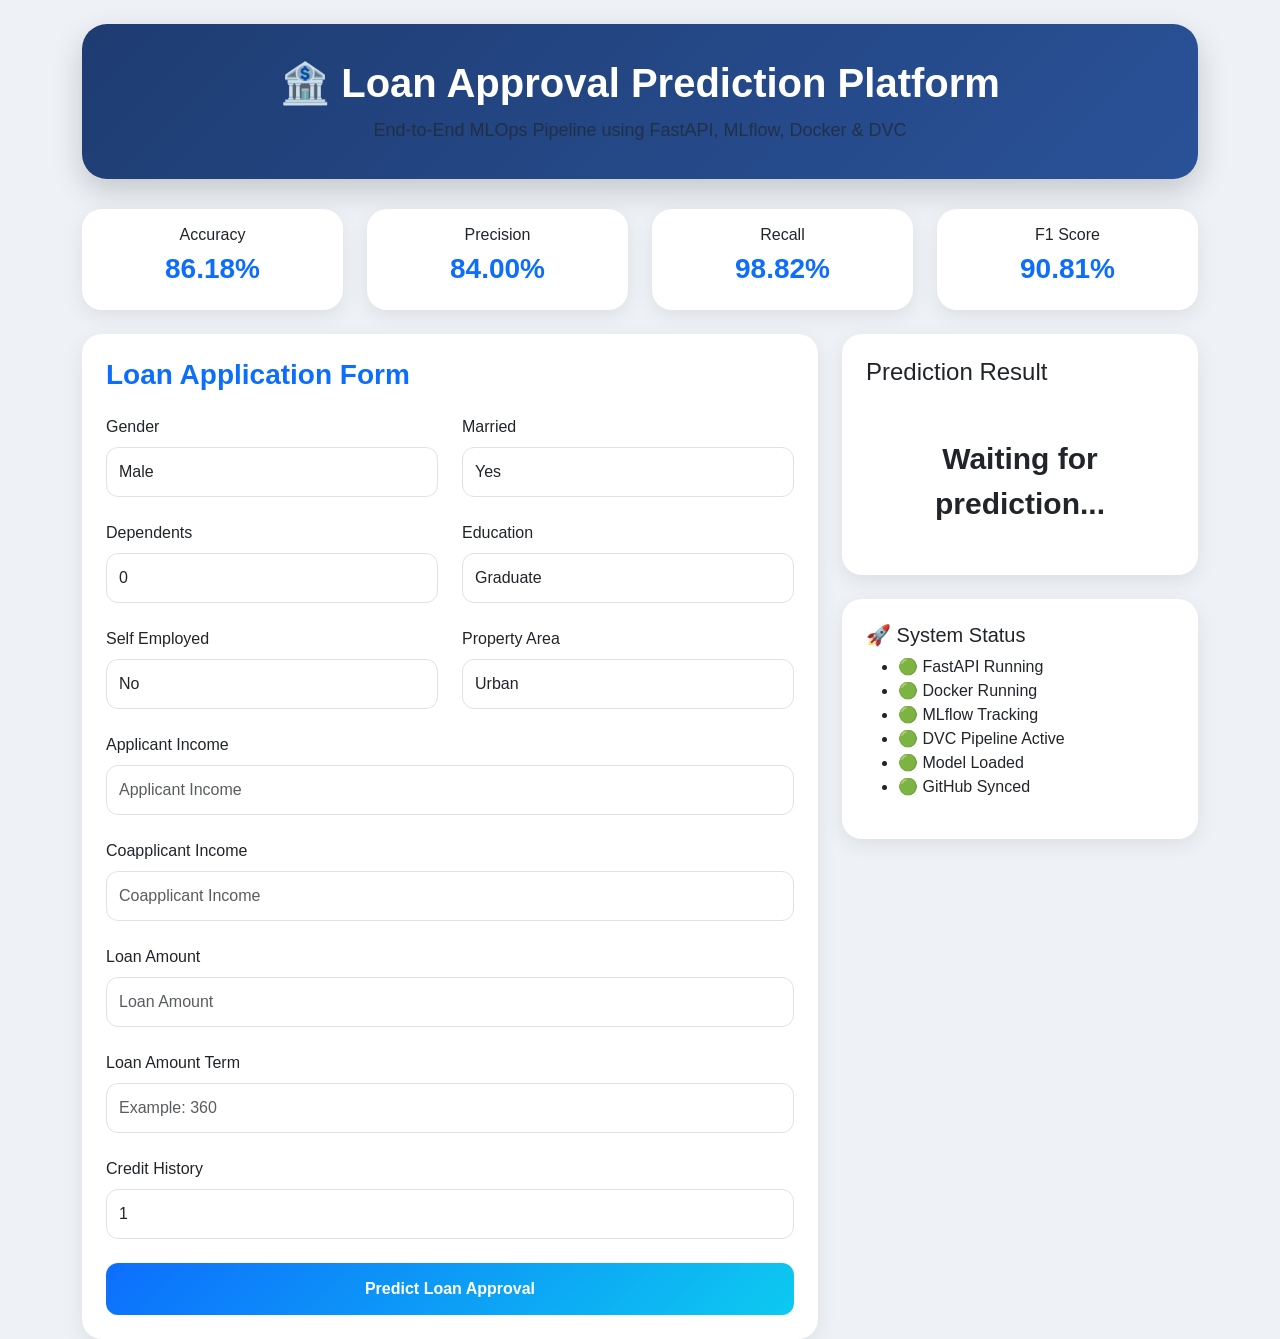
<file: templates/index.html>
<!DOCTYPE html>
<html lang="en">

<head>

    <meta charset="UTF-8">

    <meta
        name="viewport"
        content="width=device-width, initial-scale=1.0"
    >

    <title>
        Loan Approval Prediction Platform
    </title>

    <link
        href="https://cdn.jsdelivr.net/npm/bootstrap@5.3.3/dist/css/bootstrap.min.css"
        rel="stylesheet"
    >

    <link
        rel="stylesheet"
        href="/static/style.css"
    >

</head>

<body>

<div class="container mt-4">

    <!-- HERO SECTION -->

    <div class="hero-card text-center">

        <h1>
            🏦 Loan Approval Prediction Platform
        </h1>

        <p class="text-muted mb-0">
            End-to-End MLOps Pipeline using FastAPI, MLflow, Docker & DVC
        </p>

    </div>

    <!-- KPI CARDS -->

    <div class="row mb-4">

        <div class="col-md-3">

            <div class="card text-center p-3">

                <h6>Accuracy</h6>

                <h3>86.18%</h3>

            </div>

        </div>

        <div class="col-md-3">

            <div class="card text-center p-3">

                <h6>Precision</h6>

                <h3>84.00%</h3>

            </div>

        </div>

        <div class="col-md-3">

            <div class="card text-center p-3">

                <h6>Recall</h6>

                <h3>98.82%</h3>

            </div>

        </div>

        <div class="col-md-3">

            <div class="card text-center p-3">

                <h6>F1 Score</h6>

                <h3>90.81%</h3>

            </div>

        </div>

    </div>

    <div class="row">

        <!-- FORM SECTION -->

        <div class="col-lg-8">

            <div class="card p-4">

                <h3 class="mb-4">
                    Loan Application Form
                </h3>

                <form id="loanForm">

                    <!-- Row 1 -->

                    <div class="row">

                        <div class="col-md-6">

                            <label class="form-label">
                                Gender
                            </label>

                            <select
                                id="Gender"
                                class="form-control"
                            >
                                <option>Male</option>
                                <option>Female</option>
                            </select>

                        </div>

                        <div class="col-md-6">

                            <label class="form-label">
                                Married
                            </label>

                            <select
                                id="Married"
                                class="form-control"
                            >
                                <option>Yes</option>
                                <option>No</option>
                            </select>

                        </div>

                    </div>

                    <br>

                    <!-- Row 2 -->

                    <div class="row">

                        <div class="col-md-6">

                            <label class="form-label">
                                Dependents
                            </label>

                            <select
                                id="Dependents"
                                class="form-control"
                            >
                                <option>0</option>
                                <option>1</option>
                                <option>2</option>
                                <option>3+</option>
                            </select>

                        </div>

                        <div class="col-md-6">

                            <label class="form-label">
                                Education
                            </label>

                            <select
                                id="Education"
                                class="form-control"
                            >
                                <option>Graduate</option>
                                <option>Not Graduate</option>
                            </select>

                        </div>

                    </div>

                    <br>

                    <!-- Row 3 -->

                    <div class="row">

                        <div class="col-md-6">

                            <label class="form-label">
                                Self Employed
                            </label>

                            <select
                                id="Self_Employed"
                                class="form-control"
                            >
                                <option>No</option>
                                <option>Yes</option>
                            </select>

                        </div>

                        <div class="col-md-6">

                            <label class="form-label">
                                Property Area
                            </label>

                            <select
                                id="Property_Area"
                                class="form-control"
                            >
                                <option>Urban</option>
                                <option>Semiurban</option>
                                <option>Rural</option>
                            </select>

                        </div>

                    </div>

                    <br>

                    <label class="form-label">
                        Applicant Income
                    </label>

                    <input
                        type="number"
                        id="ApplicantIncome"
                        class="form-control"
                        placeholder="Applicant Income"
                        required
                    >

                    <br>

                    <label class="form-label">
                        Coapplicant Income
                    </label>

                    <input
                        type="number"
                        id="CoapplicantIncome"
                        class="form-control"
                        placeholder="Coapplicant Income"
                        required
                    >

                    <br>

                    <label class="form-label">
                        Loan Amount
                    </label>

                    <input
                        type="number"
                        id="LoanAmount"
                        class="form-control"
                        placeholder="Loan Amount"
                        required
                    >

                    <br>

                    <label class="form-label">
                        Loan Amount Term
                    </label>

                    <input
                        type="number"
                        id="Loan_Amount_Term"
                        class="form-control"
                        placeholder="Example: 360"
                        required
                    >

                    <br>

                    <label class="form-label">
                        Credit History
                    </label>

                    <select
                        id="Credit_History"
                        class="form-control"
                    >
                        <option value="1">1</option>
                        <option value="0">0</option>
                    </select>

                    <br>

                    <button
                        type="submit"
                        class="btn btn-primary w-100"
                    >
                        Predict Loan Approval
                    </button>

                </form>

            </div>

        </div>

        <!-- RIGHT PANEL -->

        <div class="col-lg-4">

            <!-- RESULT CARD -->

            <div
                class="card p-4"
                id="resultCard"
            >

                <h4>
                    Prediction Result
                </h4>

                <div
                    id="result"
                    class="text-center mt-3"
                >

                    Waiting for prediction...

                </div>

            </div>

            <br>

            <!-- SYSTEM STATUS -->

            <div class="card p-4">

                <h5>
                    🚀 System Status
                </h5>

                <ul>

                    <li>🟢 FastAPI Running</li>

                    <li>🟢 Docker Running</li>

                    <li>🟢 MLflow Tracking</li>

                    <li>🟢 DVC Pipeline Active</li>

                    <li>🟢 Model Loaded</li>

                    <li>🟢 GitHub Synced</li>

                </ul>

            </div>

        </div>

    </div>

</div>

<script src="/static/app.js"></script>

</body>

</html>
</file>
<file: static/style.css>
body{
    background: #eef2f7;
    font-family: "Segoe UI", sans-serif;
}

/* ===========================
   HERO SECTION
=========================== */

.hero-card{

    background:
    linear-gradient(
        135deg,
        #1e3c72,
        #2a5298
    );

    color: white;

    padding: 35px;

    border-radius: 25px;

    margin-bottom: 30px;

    text-align: center;

    box-shadow:
    0 12px 30px rgba(
        0,
        0,
        0,
        0.18
    );

}

.hero-card h1{

    font-weight: 700;

    margin-bottom: 10px;

}

.hero-card p{

    font-size: 18px;

    opacity: 0.9;

}

/* ===========================
   KPI CARDS
=========================== */

.card{

    border: none;

    border-radius: 20px;

    box-shadow:
    0 6px 20px rgba(
        0,
        0,
        0,
        0.08
    );

    transition: 0.3s;

}

.card:hover{

    transform: translateY(-4px);

    box-shadow:
    0 12px 28px rgba(
        0,
        0,
        0,
        0.12
    );

}

.card h3{

    font-weight: 700;

    color: #0d6efd;

}

/* ===========================
   FORM
=========================== */

.form-control{

    border-radius: 12px;

    padding: 12px;

}

.form-control:focus{

    border-color: #0d6efd;

    box-shadow:
    0 0 0 0.15rem
    rgba(
        13,
        110,
        253,
        0.25
    );

}

/* ===========================
   BUTTON
=========================== */

.btn-primary{

    background:
    linear-gradient(
        135deg,
        #0d6efd,
        #0dcaf0
    );

    border: none;

    padding: 14px;

    border-radius: 12px;

    font-weight: 600;

    font-size: 16px;

}

.btn-primary:hover{

    background:
    linear-gradient(
        135deg,
        #0b5ed7,
        #0aa2c0
    );

}

/* ===========================
   RESULT CARD
=========================== */

#resultCard{

    min-height: 170px;

}

#result{

    font-size: 30px;

    font-weight: bold;

    text-align: center;

    padding: 25px;

}

/* ===========================
   APPROVED STATE
=========================== */

.approved{

    background:
    linear-gradient(
        135deg,
        #d1fae5,
        #a7f3d0
    ) !important;

    color: #065f46;

}

/* ===========================
   REJECTED STATE
=========================== */

.rejected{

    background:
    linear-gradient(
        135deg,
        #fee2e2,
        #fecaca
    ) !important;

    color: #991b1b;

}

/* ===========================
   SYSTEM STATUS
=========================== */

.status-green{

    color: #16a34a;

    font-weight: bold;

}

/* ===========================
   ANIMATION
=========================== */

@keyframes fadeIn{

    from{

        opacity: 0;

        transform: translateY(10px);

    }

    to{

        opacity: 1;

        transform: translateY(0);

    }

}

#result{

    animation: fadeIn 0.5s ease-in-out;

}
</file>
